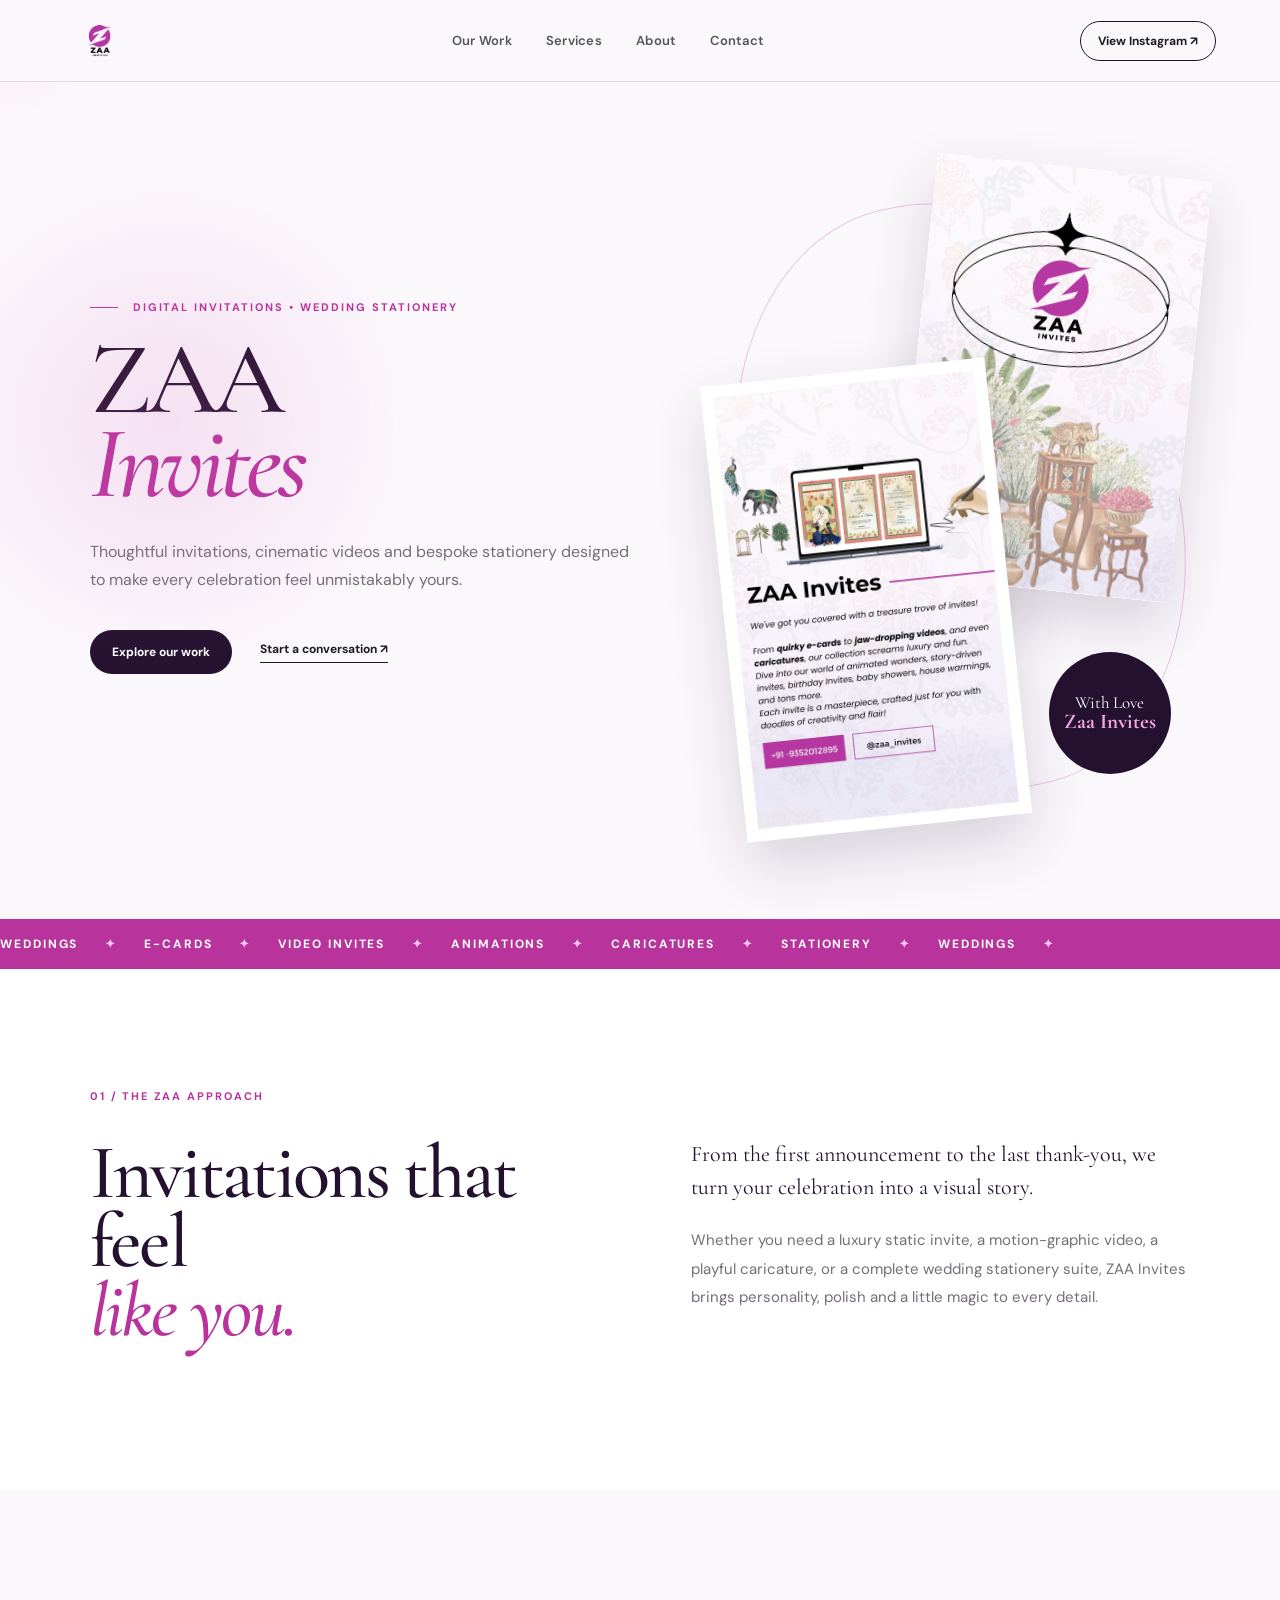
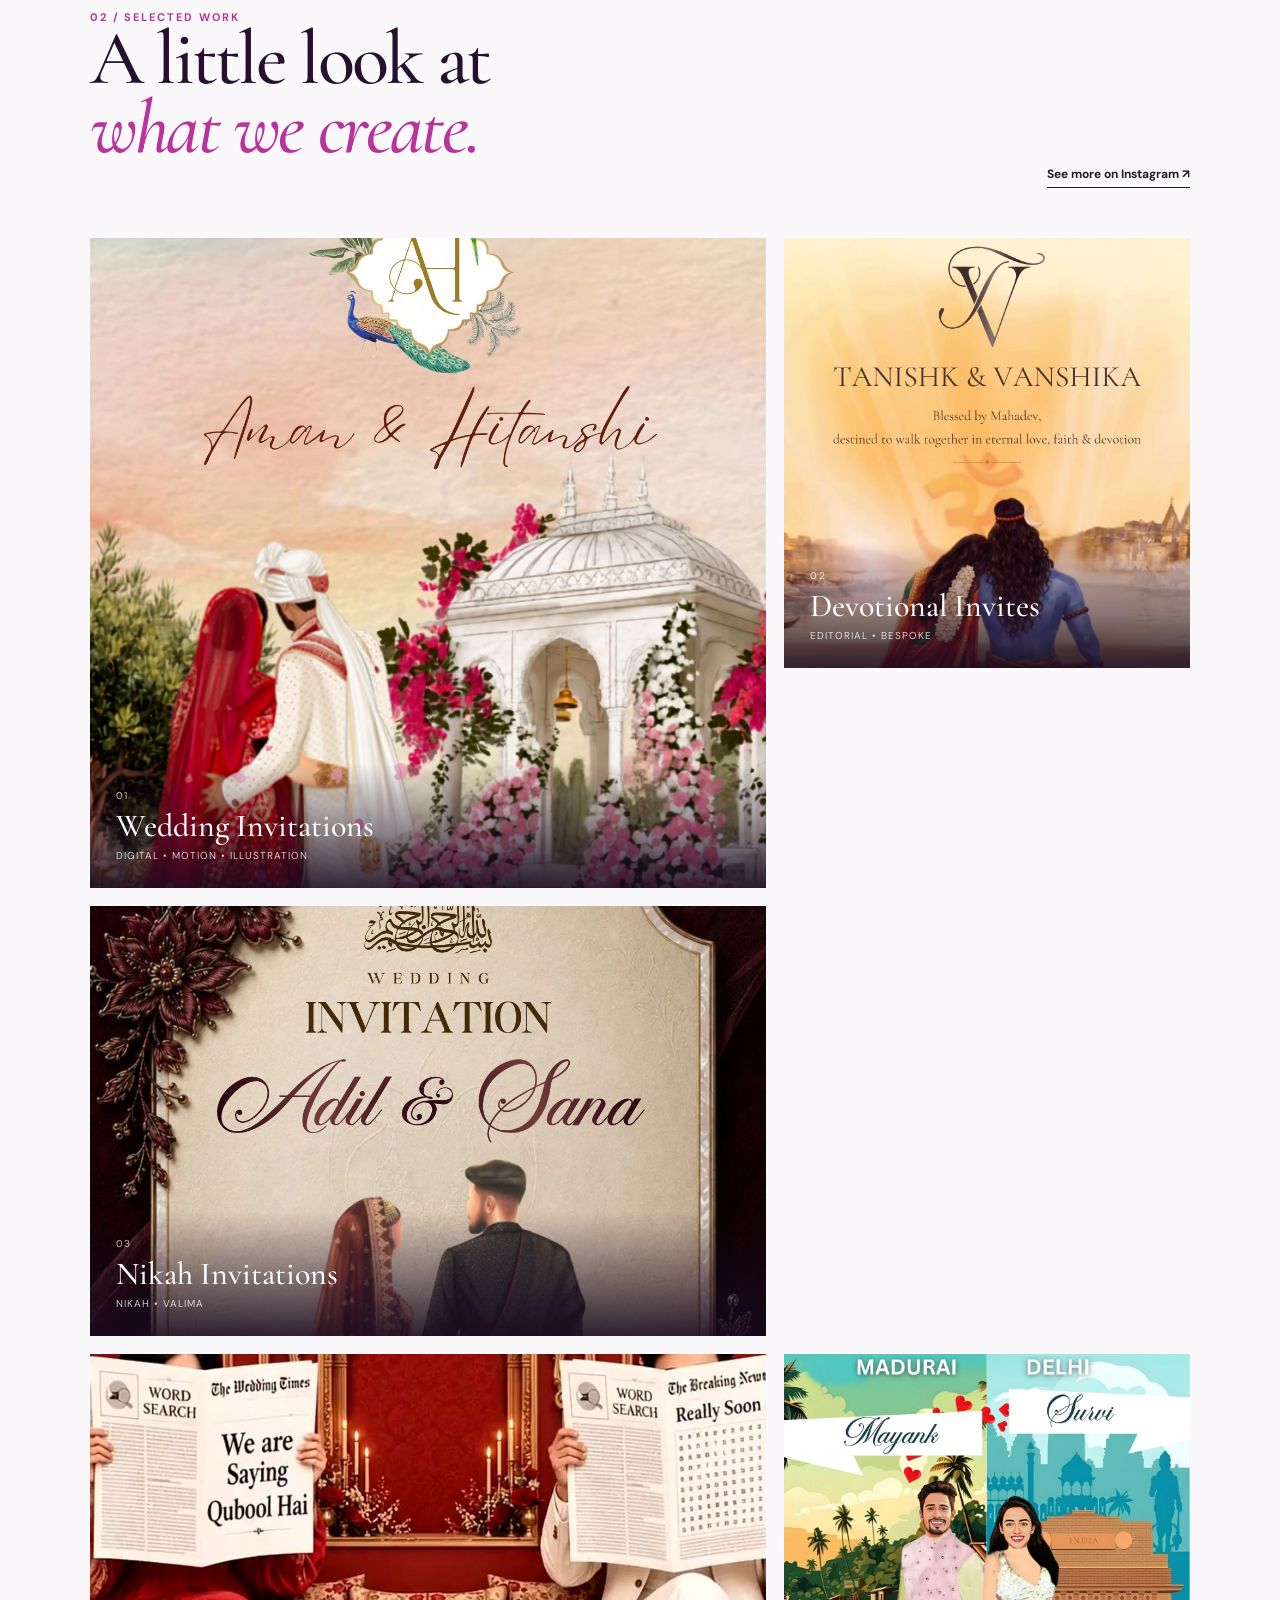
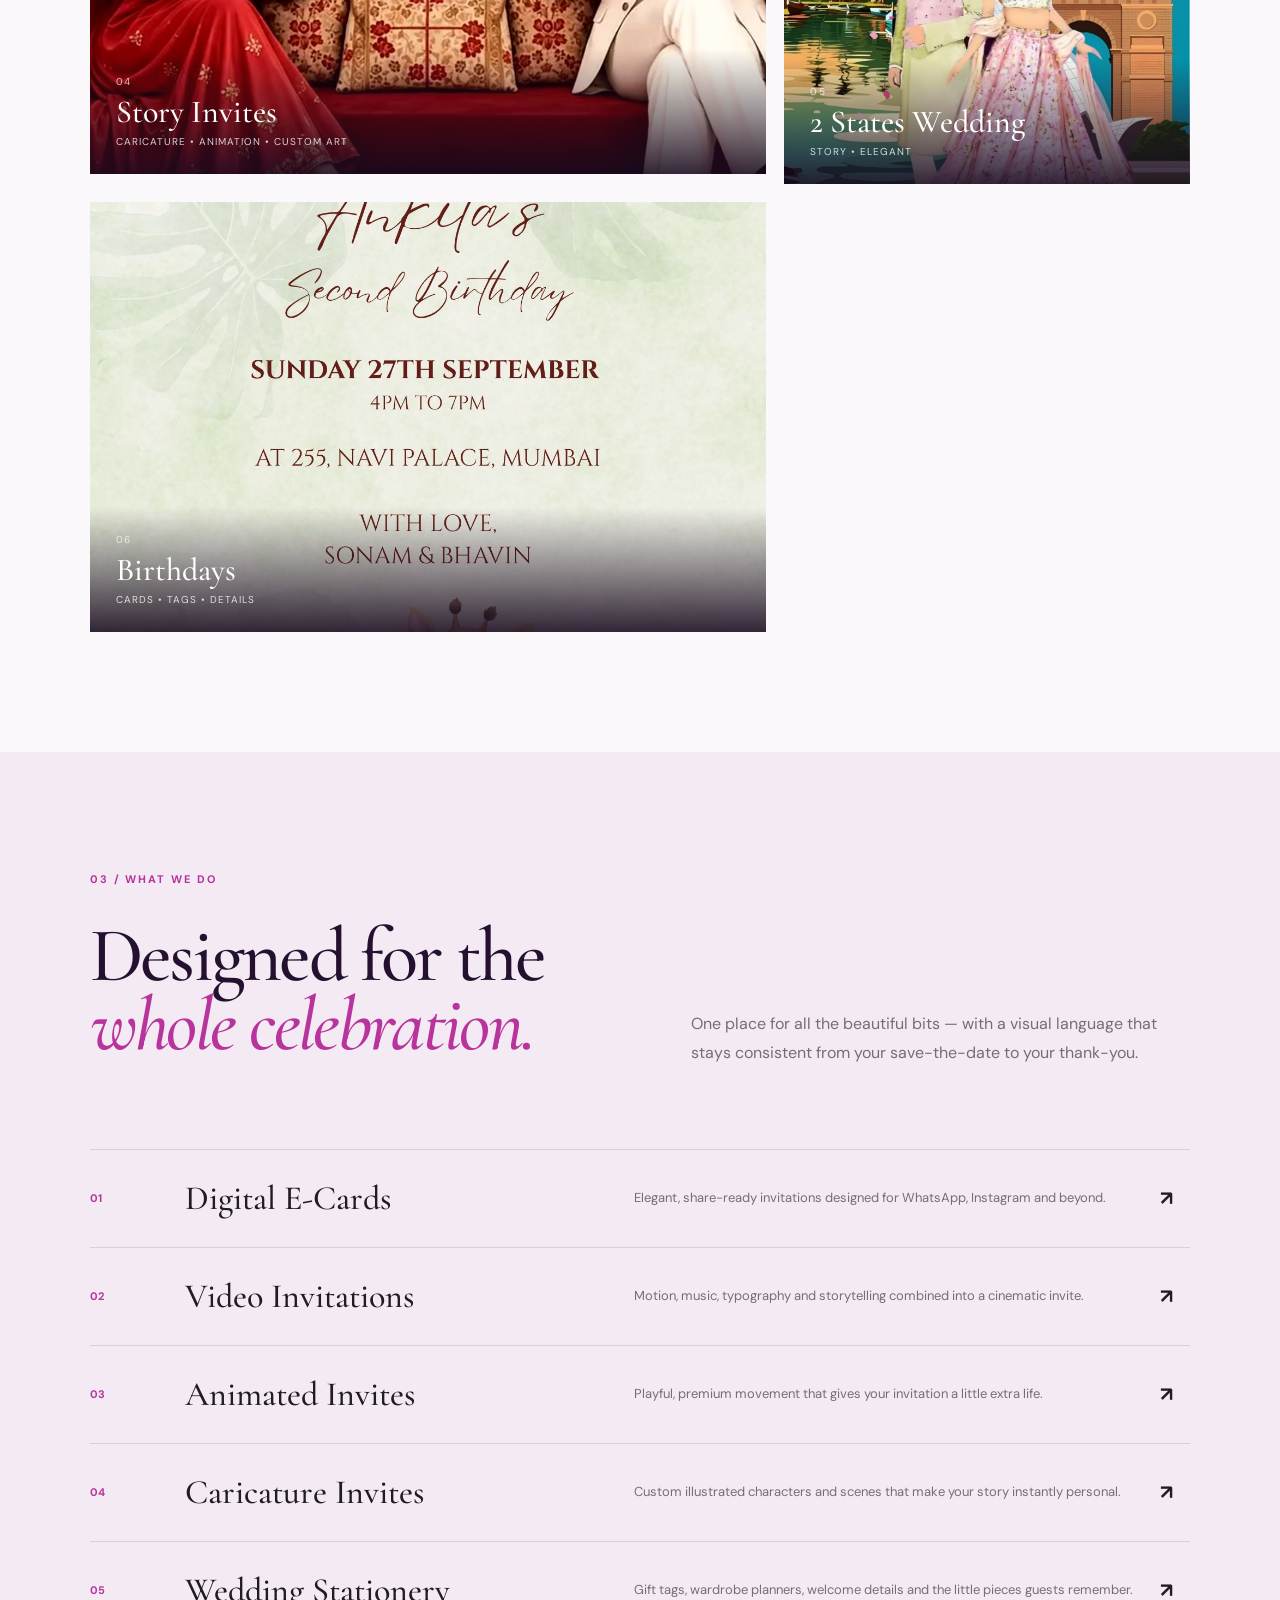
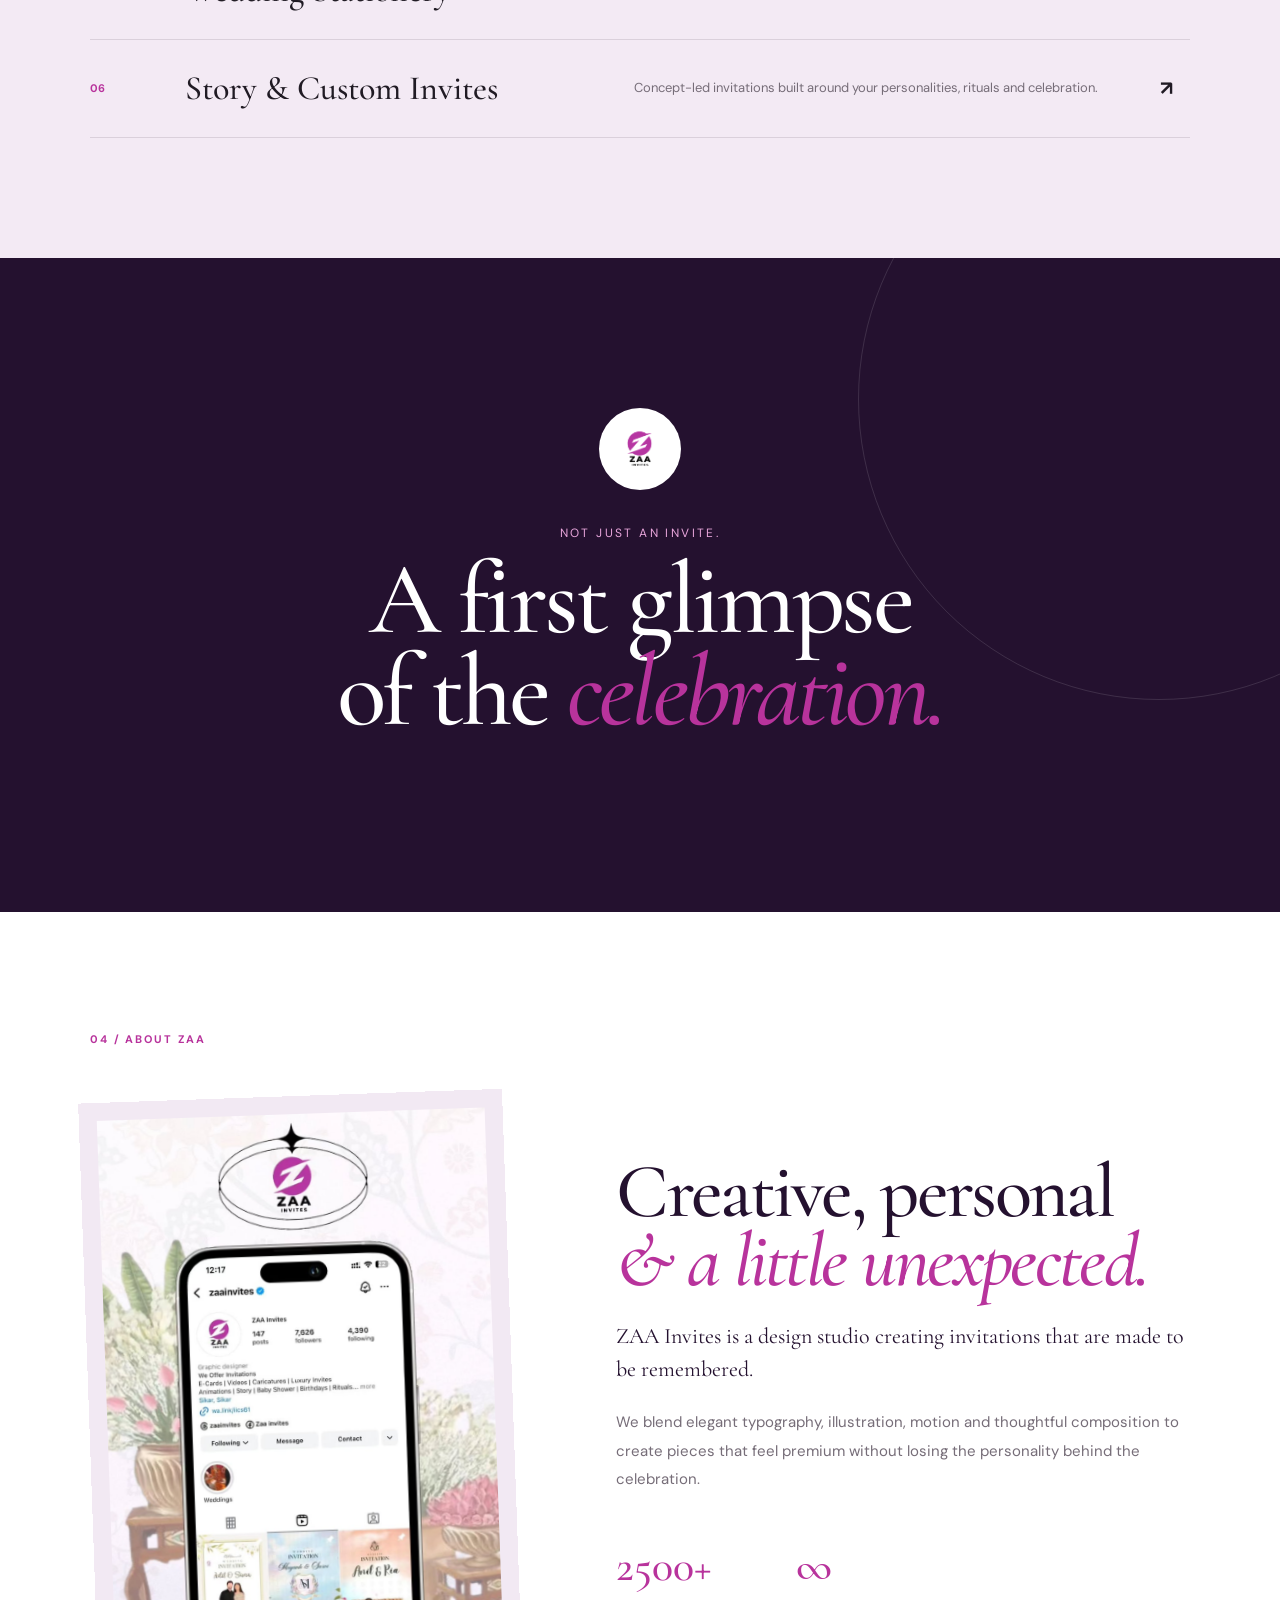
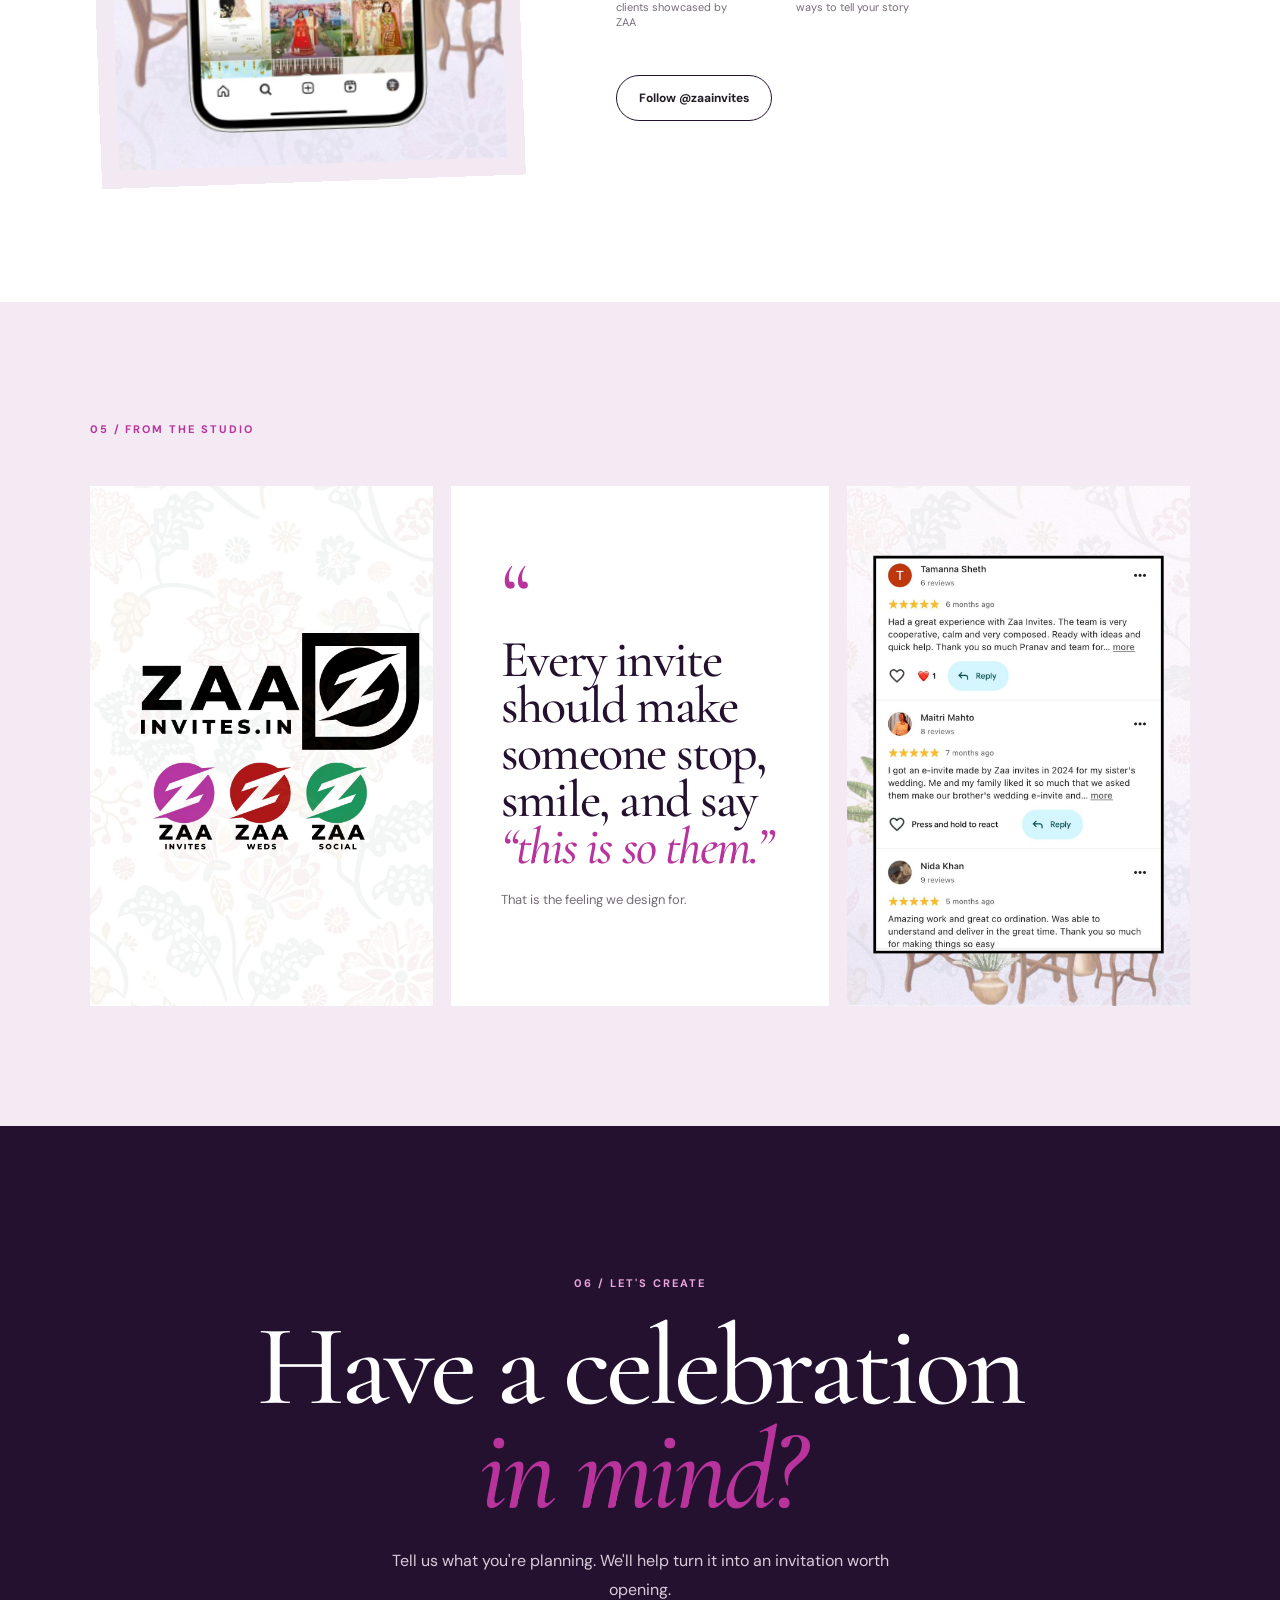
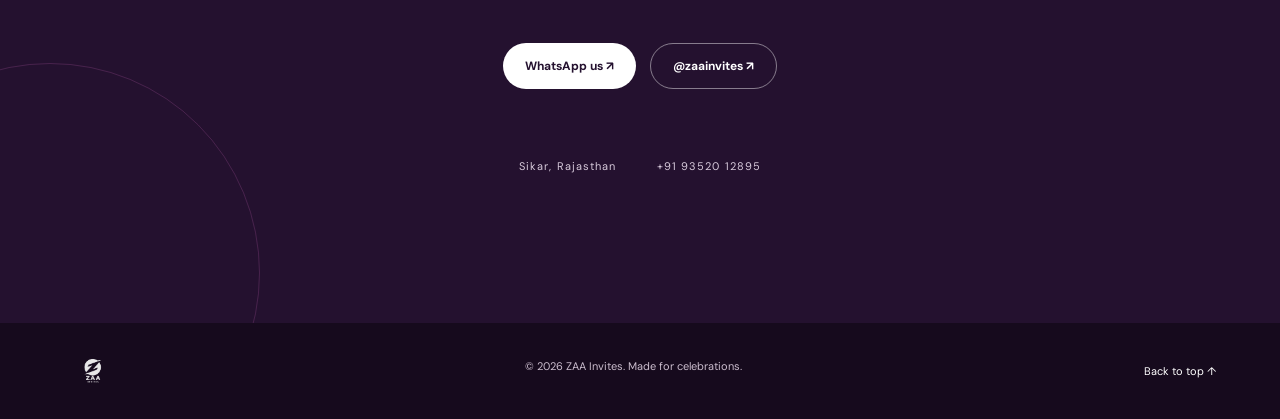
<file: index.html>
<!DOCTYPE html>
<html lang="en">
<head>
  <meta charset="UTF-8">
  <meta name="viewport" content="width=device-width, initial-scale=1.0">
  <meta name="description" content="ZAA Invites — luxury digital invitations, wedding stationery, animated invites, caricatures and bespoke celebration designs.">
  <title>ZAA Invites — ZAA Invites, Design Your Day</title>
  <link rel="preconnect" href="https://fonts.googleapis.com">
  <link rel="preconnect" href="https://fonts.gstatic.com" crossorigin>
  <link href="https://fonts.googleapis.com/css2?family=Cormorant+Garamond:wght@400;500;600;700&family=DM+Sans:wght@400;500;600;700&family=Playfair+Display:wght@500;600;700&display=swap" rel="stylesheet">
  <link rel="stylesheet" href="style.css">
</head>
<body>
  <div class="cursor-glow"></div>

  <header class="site-header" id="top">
    <a class="brand" href="#top" aria-label="ZAA Invites home">
      <img src="logo.png" alt="ZAA Invites logo">
    </a>
    <nav>
      <a href="#work">Our Work</a>
      <a href="#services">Services</a>
      <a href="#about">About</a>
      <a href="#contact">Contact</a>
    </nav>
    <a class="nav-cta" href="https://www.instagram.com/zaainvites/" target="_blank" rel="noopener">View Instagram ↗</a>
  </header>

  <main>
    <section class="hero">
      <div class="hero-copy reveal">
        <p class="eyebrow"><span></span> DIGITAL INVITATIONS • WEDDING STATIONERY</p>
        <h1>ZAA<br><em>Invites</em></h1>
        <p class="hero-text">Thoughtful invitations, cinematic videos and bespoke stationery designed to make every celebration feel unmistakably yours.</p>
        <div class="hero-actions">
          <a class="button button-dark" href="#work">Explore our work</a>
          <a class="text-link" href="https://wa.me/919352012895" target="_blank" rel="noopener">Start a conversation ↗</a>
        </div>
      </div>

      <div class="hero-art reveal">
        <div class="halo"></div>
        <div class="hero-frame frame-back">
           <img src="z4.jpg" alt="ZAA Invites">
        </div>
        <div class="hero-frame frame-front">
          <img src="z1.jpg" alt="ZAA Invites portfolio artwork">
        </div>
        <div class="floating-note">With Love<br><strong>Zaa Invites</strong></div>
      </div>
    </section>

    <section class="marquee" aria-label="ZAA Invites services">
      <div>WEDDINGS <b>✦</b> E-CARDS <b>✦</b> VIDEO INVITES <b>✦</b> ANIMATIONS <b>✦</b> CARICATURES <b>✦</b> STATIONERY <b>✦</b> WEDDINGS <b>✦</b></div>
    </section>

    <section class="intro section-pad">
      <div class="section-kicker">01 / THE ZAA APPROACH</div>
      <div class="intro-grid">
        <h2>Invitations that feel<br><em>like you.</em></h2>
        <div>
          <p class="lead">From the first announcement to the last thank-you, we turn your celebration into a visual story.</p>
          <p>Whether you need a luxury static invite, a motion-graphic video, a playful caricature, or a complete wedding stationery suite, ZAA Invites brings personality, polish and a little magic to every detail.</p>
        </div>
      </div>
    </section>

    <section class="work section-pad" id="work">
      <div class="section-head">
        <div>
          <div class="section-kicker">02 / SELECTED WORK</div>
          <h2>A little look at<br><em>what we create.</em></h2>
        </div>
        <a class="text-link" href="https://www.instagram.com/zaainvites/" target="_blank" rel="noopener">See more on Instagram ↗</a>
      </div>

      <div class="portfolio-grid">
        <article class="project project-large reveal">
          <img src="z3.jpg" alt="ZAA Invites Instagram showcase">
          <div class="project-overlay"><span>01</span><strong>Wedding Invitations</strong><small>Digital • Motion • Illustration</small></div>
        </article>

        <article class="project project-small reveal">
          <img src="z5.jpg" alt="ZAA Invites invitation collection">
          <div class="project-overlay"><span>02</span><strong>Devotional Invites</strong><small>Editorial • Bespoke</small></div>
        </article>

        <article class="project project-small reveal">
          <img src="z6.jpg" alt="ZAA Invites invitation collection">
          <div class="project-overlay"><span>03</span><strong>Nikah Invitations</strong><small>Nikah • Valima</small></div>
        </article>

        <article class="project project-wide reveal">
          <img src="z7.jpg" alt="ZAA Invites collection and services">
          <div class="project-overlay"><span>04</span><strong>Story Invites </strong><small>Caricature • Animation • Custom Art</small></div>
        </article>

        <article class="project project-small reveal">
        <img src="z8.jpg" alt="ZAA Invites collection and services">
          <div class="project-overlay"><span>05</span><strong>2 States Wedding</strong><small>Story • Elegant</small></div>
        </article>

        <article class="project project-small reveal">
        <img src="z9.jpg" alt="ZAA Invites collection and services">
          <div class="project-overlay"><span>06</span><strong>Birthdays</strong><small>Cards • Tags • Details</small></div>
        </article>
      </div>
    </section>

    <section class="services section-pad" id="services">
      <div class="section-kicker">03 / WHAT WE DO</div>
      <div class="services-intro">
        <h2>Designed for the<br><em>whole celebration.</em></h2>
        <p>One place for all the beautiful bits — with a visual language that stays consistent from your save-the-date to your thank-you.</p>
      </div>
      <div class="service-list">
        <div class="service"><span>01</span><h3>Digital E-Cards</h3><p>Elegant, share-ready invitations designed for WhatsApp, Instagram and beyond.</p><b>↗</b></div>
        <div class="service"><span>02</span><h3>Video Invitations</h3><p>Motion, music, typography and storytelling combined into a cinematic invite.</p><b>↗</b></div>
        <div class="service"><span>03</span><h3>Animated Invites</h3><p>Playful, premium movement that gives your invitation a little extra life.</p><b>↗</b></div>
        <div class="service"><span>04</span><h3>Caricature Invites</h3><p>Custom illustrated characters and scenes that make your story instantly personal.</p><b>↗</b></div>
        <div class="service"><span>05</span><h3>Wedding Stationery</h3><p>Gift tags, wardrobe planners, welcome details and the little pieces guests remember.</p><b>↗</b></div>
        <div class="service"><span>06</span><h3>Story & Custom Invites</h3><p>Concept-led invitations built around your personalities, rituals and celebration.</p><b>↗</b></div>
      </div>
    </section>

    <section class="statement">
      <div class="statement-inner">
        <div class="mini-logo"><img src="logo.png" alt="ZAA Invites"></div>
        <p>Not just an invite.</p>
        <h2>A first glimpse<br>of the <em>celebration.</em></h2>
      </div>
    </section>

    <section class="about section-pad" id="about">
      <div class="section-kicker">04 / ABOUT ZAA</div>
      <div class="about-grid">
        <div class="about-photo">
          <img src="z2.jpg" alt="ZAA Invites Instagram profile">
        </div>
        <div class="about-copy">
          <h2>Creative, personal<br><em>& a little unexpected.</em></h2>
          <p class="lead">ZAA Invites is a design studio creating invitations that are made to be remembered.</p>
          <p>We blend elegant typography, illustration, motion and thoughtful composition to create pieces that feel premium without losing the personality behind the celebration.</p>
          <div class="stats">
            <div><strong>2500+</strong><span>clients showcased by ZAA</span></div>
            <div><strong>∞</strong><span>ways to tell your story</span></div>
          </div>
          <a class="button button-outline" href="https://www.instagram.com/zaainvites/" target="_blank" rel="noopener">Follow @zaainvites</a>
        </div>
      </div>
    </section>

    <section class="social-proof section-pad">
      <div class="section-kicker">05 / FROM THE STUDIO</div>
      <div class="social-grid">
        <img src="z10.jpg" alt="ZAA Invites work">
        <div class="social-copy">
          <span class="quote-mark">“</span>
          <h2>Every invite should make someone stop, smile, and say <em>“this is so them.”</em></h2>
          <p>That is the feeling we design for.</p>
        </div>
        <img src="z11.jpg" alt="ZAA Invites design detail">
      </div>
    </section>

    <section class="contact" id="contact">
      <div class="contact-orb"></div>
      <div class="section-kicker">06 / LET'S CREATE</div>
      <h2>Have a celebration<br><em>in mind?</em></h2>
      <p>Tell us what you're planning. We'll help turn it into an invitation worth opening.</p>
      <div class="contact-actions">
        <a class="button button-light" href="https://wa.me/919352012895" target="_blank" rel="noopener">WhatsApp us ↗</a>
        <a class="button button-ghost-light" href="https://www.instagram.com/zaainvites/" target="_blank" rel="noopener">@zaainvites ↗</a>
      </div>
      <div class="contact-meta">
        <span>Sikar, Rajasthan</span>
        <span>+91 93520 12895</span>
      </div>
    </section>
  </main>

  <footer>
    <div class="footer-brand"><img src="logo.png" alt="ZAA Invites logo"></div>
    <p>© 2026 ZAA Invites. Made for celebrations.</p>
    <a href="#top">Back to top ↑</a>
  </footer>

  <script src="script.js"></script>
</body>
</html>
</file>
<file: style.css>
*{box-sizing:border-box}
:root{
  --purple:#24112f;
  --purple-2:#351341;
  --pink:#b8339c;
  --pink-2:#d86bc1;
  --ink:#201b24;
  --muted:#766d78;
  --cream:#fbf8fc;
  --line:rgba(36,17,47,.12);
  --white:#fff;
}
html{scroll-behavior:smooth}
body{margin:0;background:var(--cream);color:var(--ink);font-family:"DM Sans",sans-serif;overflow-x:hidden}
a{color:inherit;text-decoration:none}
img{display:block;max-width:100%}
.site-header{height:82px;padding:12px 5vw;display:flex;align-items:center;justify-content:space-between;position:sticky;top:0;z-index:50;background:rgba(251,248,252,.9);backdrop-filter:blur(18px);border-bottom:1px solid var(--line)}
.brand img{width:72px;height:58px;object-fit:contain;mix-blend-mode:multiply}
.site-header nav{display:flex;gap:34px;font-size:13px;font-weight:600;letter-spacing:.02em}
.site-header nav a{opacity:.75;transition:.25s}
.site-header nav a:hover{color:var(--pink);opacity:1}
.nav-cta{font-size:12px;font-weight:700;border:1px solid var(--purple);padding:11px 17px;border-radius:999px}
.hero{min-height:calc(100vh - 82px);padding:7vh 7vw 10vh;display:grid;grid-template-columns:1.05fr .95fr;align-items:center;gap:5vw;position:relative}
.hero:before{content:"";position:absolute;left:-8vw;top:8vh;width:42vw;height:42vw;border-radius:50%;background:radial-gradient(circle,rgba(216,107,193,.17),transparent 67%);pointer-events:none}
.eyebrow,.section-kicker{font-size:11px;letter-spacing:.18em;font-weight:700;color:var(--pink)}
.eyebrow span{display:inline-block;width:28px;height:1px;background:var(--pink);vertical-align:middle;margin-right:10px}
h1,h2,h3,p{margin-top:0}
h1{font-family:"Cormorant Garamond",serif;font-size:clamp(64px,8vw,126px);line-height:.82;letter-spacing:-.045em;font-weight:500;margin:24px 0 32px;color:var(--purple)}
h1 em,h2 em{font-style:italic;color:var(--pink)}
.hero-text{max-width:560px;color:var(--muted);font-size:16px;line-height:1.8}
.hero-actions{display:flex;align-items:center;gap:28px;margin-top:35px}
.button{display:inline-flex;align-items:center;justify-content:center;border-radius:999px;padding:14px 22px;font-size:12px;font-weight:700;transition:.3s;cursor:pointer}
.button-dark{background:var(--purple);color:#fff}
.button-dark:hover{transform:translateY(-3px);box-shadow:0 14px 30px rgba(36,17,47,.18)}
.button-outline{border:1px solid var(--purple)}
.button-outline:hover{background:var(--purple);color:#fff}
.text-link{font-size:12px;font-weight:700;border-bottom:1px solid currentColor;padding-bottom:5px}
.hero-art{height:min(690px,76vh);position:relative;min-height:530px}
.halo{position:absolute;inset:8% 3% 5% 9%;border:1px solid rgba(184,51,156,.25);border-radius:48% 52% 45% 55%;transform:rotate(-12deg)}
.hero-frame{position:absolute;overflow:hidden;box-shadow:0 25px 60px rgba(36,17,47,.16)}
.hero-frame img{width:100%;height:100%;object-fit:cover}
.frame-back{width:56%;height:62%;right:0;top:3%;transform:rotate(6deg)}
.frame-front{width:58%;height:67%;left:5%;bottom:0;transform:rotate(-6deg);background:#fff;padding:12px}
.frame-front img{height:100%}
.frame-label{position:absolute;left:20px;bottom:20px;background:#fff;color:var(--purple);font-size:10px;line-height:1.2;letter-spacing:.13em;font-weight:800;padding:10px 12px}
.floating-note{position:absolute;right:4%;bottom:8%;background:var(--purple);color:#fff;border-radius:50%;width:122px;height:122px;display:flex;flex-direction:column;align-items:center;justify-content:center;text-align:center;font-family:"Cormorant Garamond",serif;font-size:17px;line-height:1}
.floating-note strong{font-size:21px;color:#f5a5e5}
.marquee{overflow:hidden;background:var(--pink);color:#fff;white-space:nowrap;padding:17px 0;font-size:12px;letter-spacing:.16em;font-weight:700}
.marquee div{animation:scroll 22s linear infinite}
.marquee b{padding:0 22px;color:#f6c8ef}
@keyframes scroll{to{transform:translateX(-25%)}}
.section-pad{padding:120px 7vw}
.intro{background:#fff}
.intro-grid{display:grid;grid-template-columns:1fr 1fr;gap:8vw;margin-top:35px}
h2{font-family:"Cormorant Garamond",serif;font-size:clamp(50px,6vw,86px);line-height:.9;letter-spacing:-.035em;font-weight:500;color:var(--purple);margin-bottom:25px}
.intro p,.about p{font-size:15px;line-height:1.9;color:var(--muted);max-width:590px}
.lead{font-size:22px!important;line-height:1.5!important;color:var(--purple)!important;font-family:"Cormorant Garamond",serif}
.section-head{display:flex;justify-content:space-between;align-items:flex-end;margin-bottom:50px}
.portfolio-grid{display:grid;grid-template-columns:1.25fr .75fr;gap:18px}
.project{position:relative;overflow:hidden;background:#ddd;min-height:330px}
.project img{width:100%;height:100%;object-fit:cover;transition:transform .7s}
.project:hover img{transform:scale(1.04)}
.project-large{height:650px}
.project-small{height:430px}
.project-wide{grid-column:1/2;height:420px}
.project-overlay{position:absolute;left:0;right:0;bottom:0;padding:26px;color:#fff;background:linear-gradient(transparent,rgba(24,10,31,.88));display:flex;flex-direction:column;gap:4px}
.project-overlay span{font-size:10px;letter-spacing:.15em;opacity:.75}
.project-overlay strong{font-family:"Cormorant Garamond",serif;font-size:32px;font-weight:500}
.project-overlay small{font-size:10px;letter-spacing:.1em;opacity:.8;text-transform:uppercase}
.services{background:#f3eaf4}
.services-intro{display:grid;grid-template-columns:1fr 1fr;gap:8vw;margin:35px 0 65px}
.services-intro p{align-self:end;max-width:500px;color:var(--muted);line-height:1.8}
.service-list{border-top:1px solid var(--line)}
.service{display:grid;grid-template-columns:70px 1.1fr 1.3fr 30px;gap:25px;align-items:center;padding:28px 0;border-bottom:1px solid var(--line);transition:.3s}
.service:hover{padding-left:14px;color:var(--pink)}
.service span{font-size:11px;color:var(--pink);font-weight:700}
.service h3{font-family:"Cormorant Garamond",serif;font-size:34px;font-weight:500;margin:0}
.service p{font-size:13px;color:var(--muted);line-height:1.6;margin:0}
.service b{font-size:20px}
.statement{background:var(--purple);color:#fff;padding:150px 7vw;position:relative;overflow:hidden}
.statement:after{content:"";position:absolute;width:600px;height:600px;border:1px solid rgba(255,255,255,.12);border-radius:50%;right:-180px;top:-160px}
.statement-inner{position:relative;z-index:1;max-width:900px;margin:auto;text-align:center}
.mini-logo{width:82px;height:82px;border-radius:50%;background:#fff;padding:9px;margin:0 auto 35px}
.mini-logo img{width:100%;height:100%;object-fit:contain;mix-blend-mode:multiply}
.statement p{font-size:12px;letter-spacing:.2em;text-transform:uppercase;color:#e9a6dc}
.statement h2{color:#fff;font-size:clamp(60px,8vw,110px)}
.about{background:#fff}
.about-grid{display:grid;grid-template-columns:.85fr 1.15fr;gap:8vw;align-items:center;margin-top:50px}
.about-photo{background:#f2e9f3;padding:18px;transform:rotate(-2deg)}
.about-photo img{width:100%;height:650px;object-fit:cover;object-position:center top}
.about-copy .stats{display:flex;gap:60px;margin:45px 0}
.stats div{display:flex;flex-direction:column;gap:7px}
.stats strong{font-family:"Cormorant Garamond",serif;font-size:44px;color:var(--pink);font-weight:500}
.stats span{font-size:11px;color:var(--muted);max-width:120px;line-height:1.4}
.social-proof{background:#f3eaf4}
.social-grid{display:grid;grid-template-columns:1fr 1.1fr 1fr;gap:18px;align-items:stretch;margin-top:50px}
.social-grid>img{height:520px;width:100%;object-fit:cover}
.social-copy{background:#fff;padding:50px;display:flex;flex-direction:column;justify-content:center}
.quote-mark{font-family:"Cormorant Garamond",serif;font-size:90px;line-height:.5;color:var(--pink)}
.social-copy h2{font-size:52px;margin:20px 0}
.social-copy p{font-size:13px;color:var(--muted)}
.contact{background:var(--purple);color:#fff;text-align:center;padding:150px 7vw;position:relative;overflow:hidden}
.contact .section-kicker{color:#e9a6dc}
.contact h2{color:#fff;font-size:clamp(65px,9vw,120px);margin:25px 0}
.contact p{max-width:520px;margin:0 auto;color:#d8cbdc;line-height:1.8}
.contact-actions{display:flex;justify-content:center;gap:14px;margin-top:38px}
.button-light{background:#fff;color:var(--purple)}
.button-ghost-light{border:1px solid rgba(255,255,255,.45);color:#fff}
.contact-meta{display:flex;justify-content:center;gap:40px;margin-top:70px;font-size:11px;letter-spacing:.1em;color:#d8cbdc}
.contact-orb{position:absolute;width:420px;height:420px;border-radius:50%;border:1px solid rgba(216,107,193,.2);left:-160px;bottom:-160px}
footer{padding:26px 5vw;background:#160a1d;color:#cbbdce;display:flex;align-items:center;justify-content:space-between;font-size:11px}
.footer-brand img{width:58px;height:44px;object-fit:contain;filter:brightness(0) invert(1);opacity:.9}
footer a{color:#fff}
.reveal{opacity:0;transform:translateY(28px);transition:opacity .8s ease,transform .8s ease}
.reveal.show{opacity:1;transform:none}
.cursor-glow{position:fixed;width:280px;height:280px;border-radius:50%;pointer-events:none;background:radial-gradient(circle,rgba(216,107,193,.10),transparent 65%);transform:translate(-50%,-50%);z-index:0}
@media(max-width:900px){
  .site-header{padding:10px 5vw}.site-header nav{display:none}.nav-cta{padding:9px 13px}
  .hero{grid-template-columns:1fr;padding-top:8vh}.hero-art{height:560px;min-height:0}
  .intro-grid,.services-intro,.about-grid{grid-template-columns:1fr;gap:35px}
  .portfolio-grid{grid-template-columns:1fr}.project-large,.project-small,.project-wide{grid-column:auto;height:520px}
  .service{grid-template-columns:42px 1fr 25px}.service p{grid-column:2/3}.service b{grid-column:3;grid-row:1}
  .social-grid{grid-template-columns:1fr}.social-grid>img{height:420px}.social-copy{min-height:360px}
}
@media(max-width:600px){
  .site-header{height:70px}.brand img{width:64px;height:48px}
  .hero{padding:50px 6vw 70px}.hero-art{height:500px}.frame-back{width:60%;height:56%}.frame-front{width:63%;height:65%}
  h1{font-size:68px}.section-pad{padding:85px 6vw}.section-head{display:block}.section-head .text-link{display:inline-block;margin-top:15px}
  .project-large,.project-small,.project-wide{height:440px}
  .service{gap:12px;padding:22px 0}.service h3{font-size:28px}.service p{font-size:12px}
  .stats{gap:30px!important}.contact{padding:100px 6vw}.contact-actions{flex-direction:column;align-items:center}.contact-meta{flex-direction:column;gap:12px;margin-top:45px}
  footer{flex-direction:column;gap:14px;text-align:center}
}
</file>
